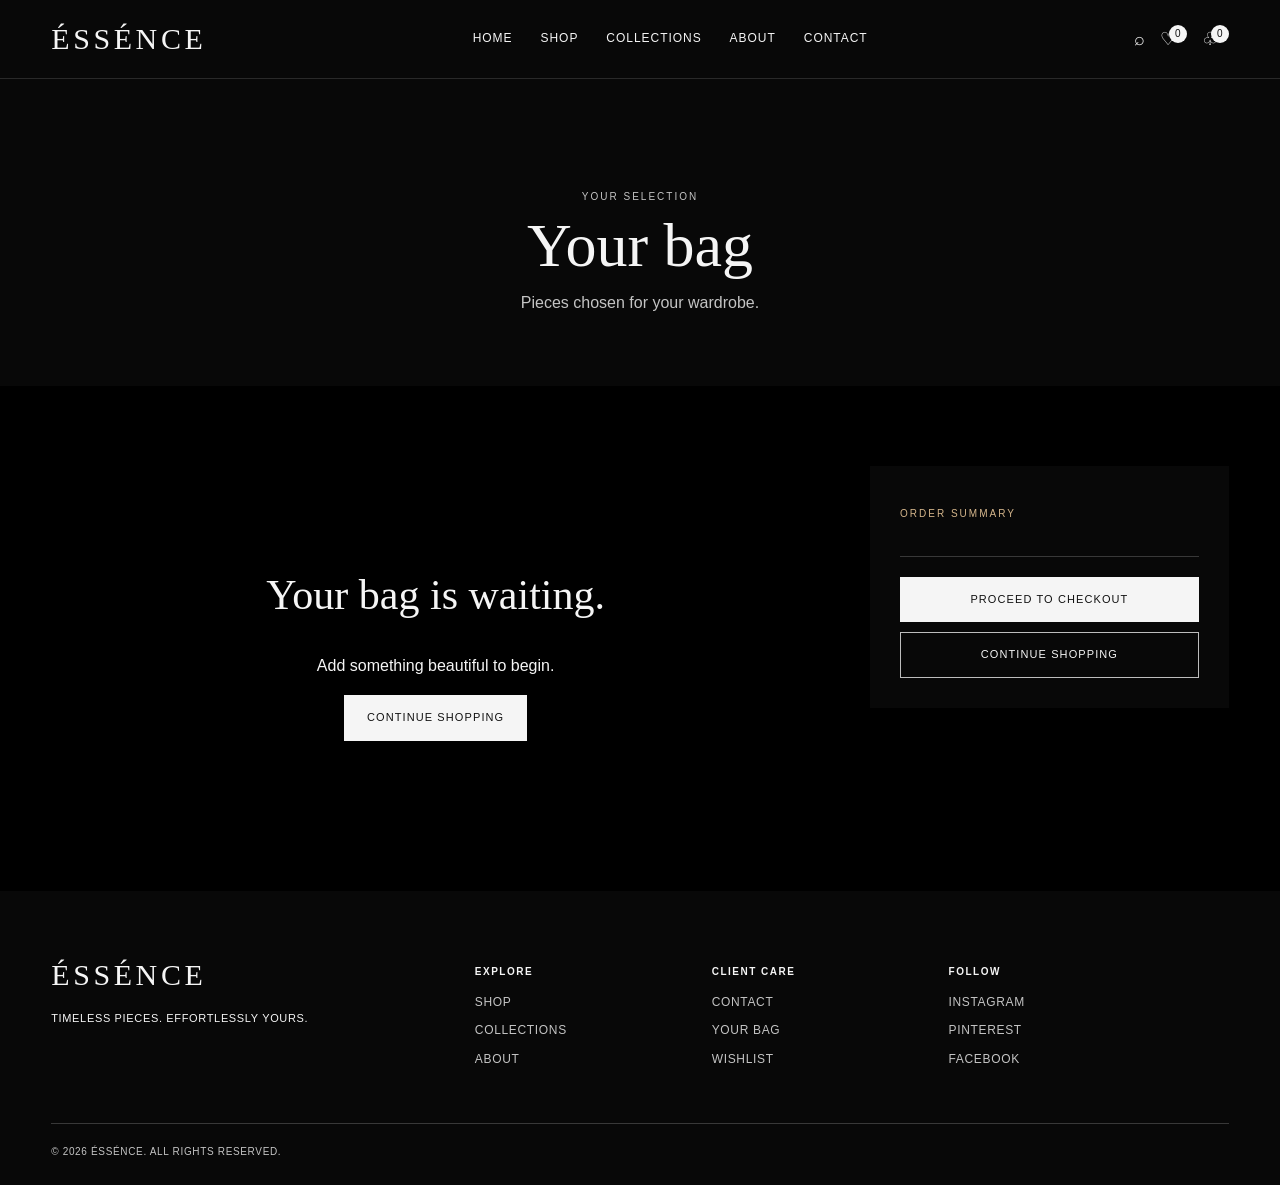
<file: cart.html>
<!doctype html>
<html lang="en">
  <head>
    <meta charset="UTF-8" />
    <meta name="viewport" content="width=device-width,initial-scale=1" />
    <title>Your Bag — ÉSSÉNCE</title>
    <link rel="stylesheet" href="style.css" />
  </head>
  <body>
    <header class="site-header">
      <nav class="nav container">
        <a class="logo" href="index.html">ÉSSÉNCE</a>
        <div class="nav-links">
          <a href="index.html">Home</a><a href="shop.html">Shop</a
          ><a href="collections.html">Collections</a
          ><a href="about.html">About</a><a href="contact.html">Contact</a>
        </div>
        <div class="nav-tools">
          <a class="nav-icon" href="shop.html">⌕</a
          ><a class="nav-icon" href="wishlist.html"
            >♡<sup class="count" data-wish-count>0</sup></a
          ><a class="nav-icon" href="cart.html"
            >♧<sup class="count" data-cart-count>0</sup></a
          ><button class="menu-toggle">☰</button>
        </div>
      </nav>
    </header>
    <main>
      <section class="page-head">
        <p class="eyebrow">Your selection</p>
        <h1>Your bag</h1>
        <p>Pieces chosen for your wardrobe.</p>
      </section>
      <section class="container cart-layout">
        <div id="cart-items"></div>
        <aside class="summary">
          <p class="eyebrow">Order summary</p>
          <div id="summary"></div>
          <button
            class="btn btn-dark"
            style="width: 100%; margin-top: 20px"
            onclick="toast('Checkout is available in the full store version.')"
          >
            Proceed to checkout</button
          ><a
            class="btn btn-outline"
            style="width: 100%; margin-top: 10px; text-align: center"
            href="shop.html"
            >Continue shopping</a
          >
        </aside>
      </section>
    </main>
    <footer class="footer">
      <div class="container footer-grid">
        <div>
          <div class="logo">ÉSSÉNCE</div>
          <p>TIMELESS PIECES. EFFORTLESSLY YOURS.</p>
        </div>
        <div>
          <h4>EXPLORE</h4>
          <a href="shop.html">SHOP</a><a href="collections.html">COLLECTIONS</a
          ><a href="about.html">ABOUT</a>
        </div>
        <div>
          <h4>CLIENT CARE</h4>
          <a href="contact.html">CONTACT</a><a href="cart.html">YOUR BAG</a
          ><a href="wishlist.html">WISHLIST</a>
        </div>
        <div>
          <h4>FOLLOW</h4>
          <a href="#">INSTAGRAM</a><a href="#">PINTEREST</a
          ><a href="#">FACEBOOK</a>
        </div>
      </div>
      <div class="container copyright">© 2026 ÉSSÉNCE. ALL RIGHTS RESERVED.</div>
    </footer>
    <div class="toast"></div>
    <script src="product.js"></script>
    <script src="script.js"></script>
  </body>
</html>
</file>
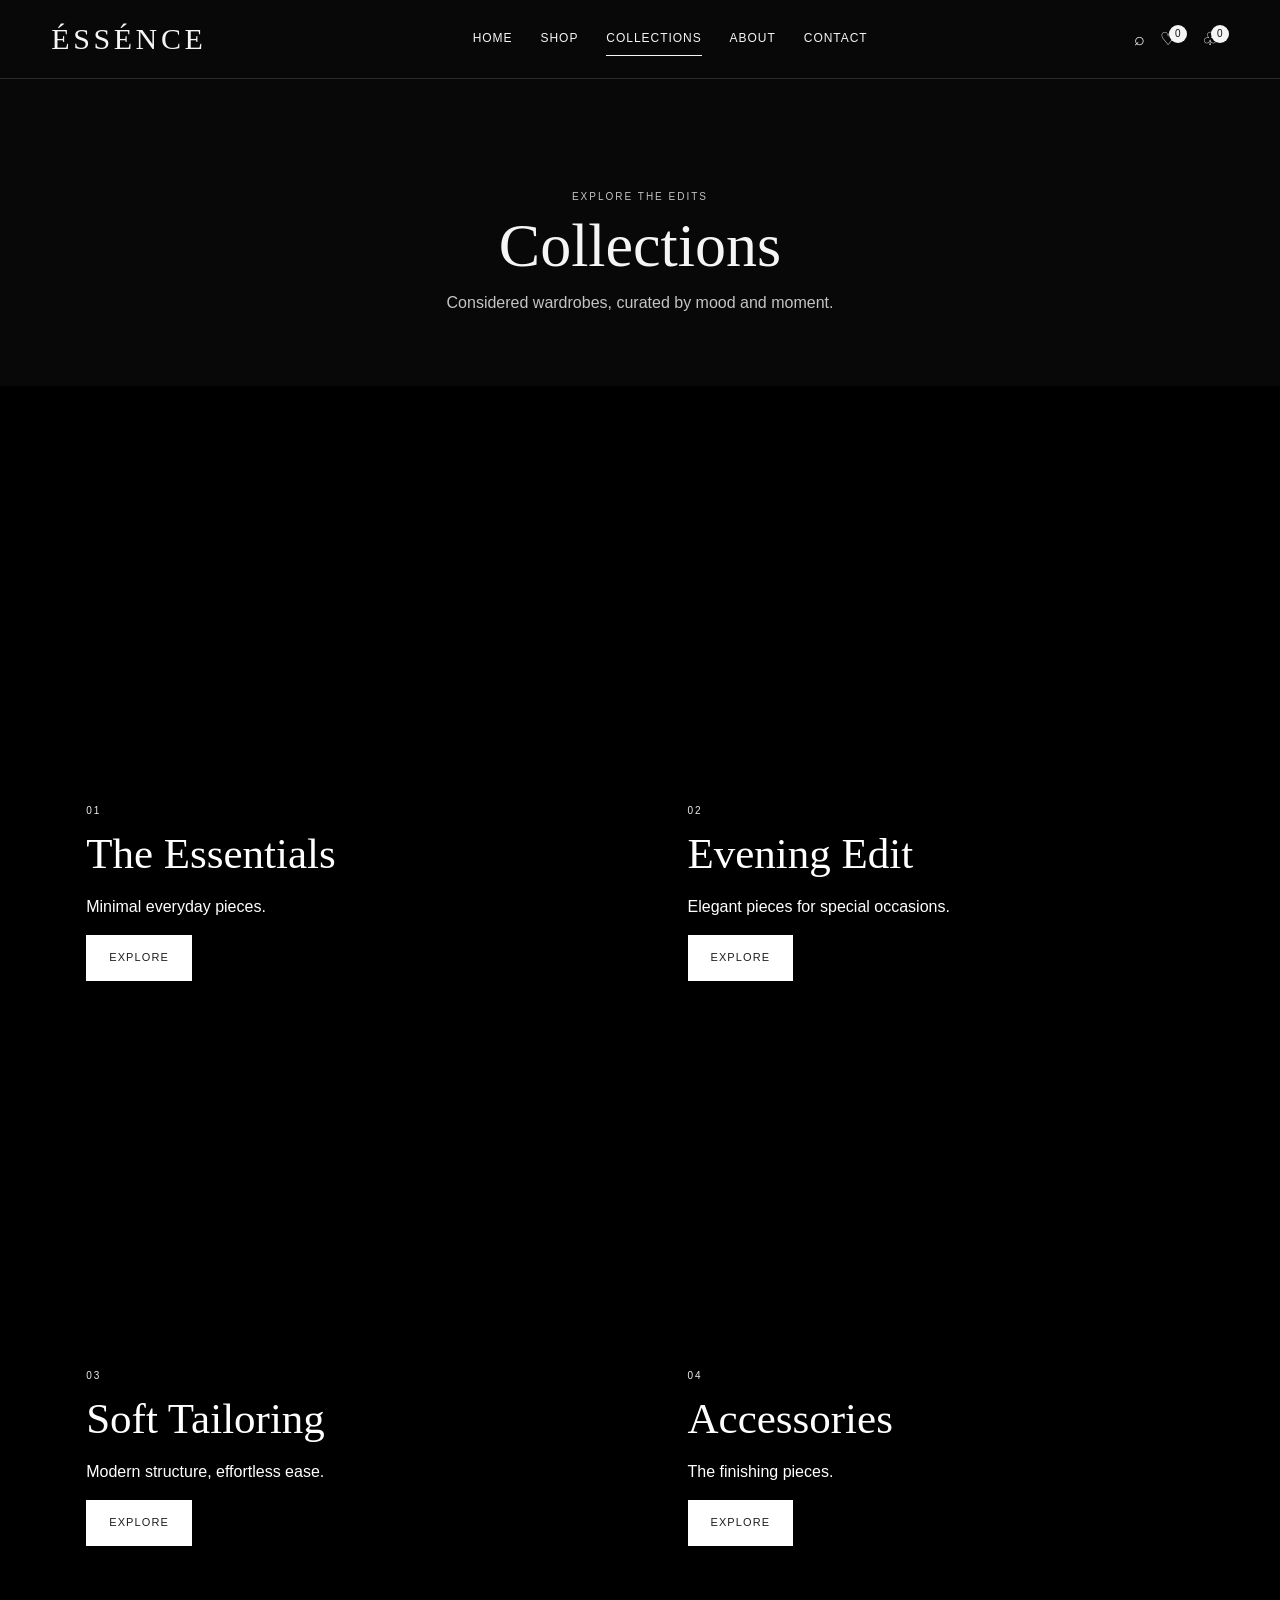
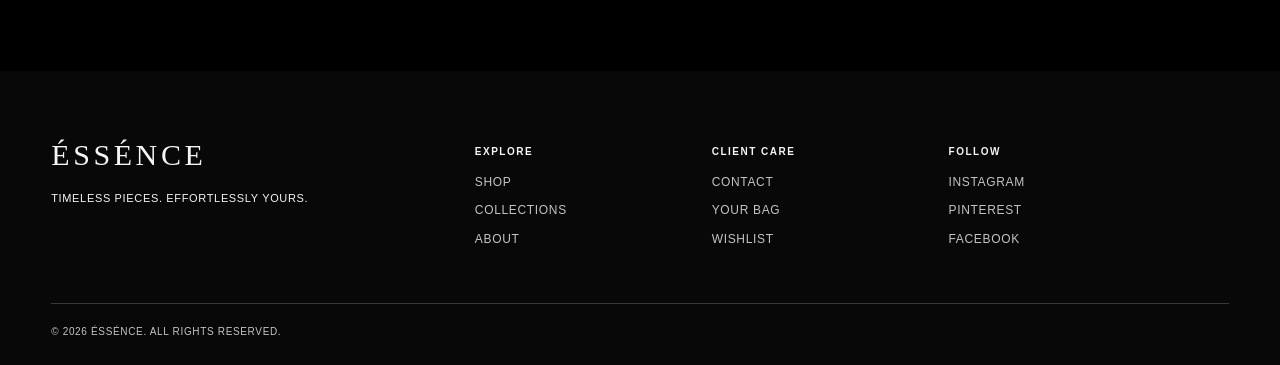
<file: collections.html>
<!doctype html>
<html lang="en">
  <head>
    <meta charset="UTF-8" />
    <meta name="viewport" content="width=device-width,initial-scale=1" />
    <title>Collections — ÉSSÉNCE</title>
    <link rel="stylesheet" href="style.css" />
  </head>
  <body>
    <header class="site-header">
      <nav class="nav container">
        <a class="logo" href="index.html">ÉSSÉNCE</a>
        <div class="nav-links">
          <a href="index.html">Home</a><a href="shop.html">Shop</a
          ><a href="collections.html">Collections</a
          ><a href="about.html">About</a><a href="contact.html">Contact</a>
        </div>
        <div class="nav-tools">
          <a class="nav-icon" href="shop.html">⌕</a
          ><a class="nav-icon" href="wishlist.html"
            >♡<sup class="count" data-wish-count>0</sup></a
          ><a class="nav-icon" href="cart.html"
            >♧<sup class="count" data-cart-count>0</sup></a
          ><button class="menu-toggle">☰</button>
        </div>
      </nav>
    </header>
    <main>
      <section class="page-head">
        <p class="eyebrow">Explore the edits</p>
        <h1>Collections</h1>
        <p>Considered wardrobes, curated by mood and moment.</p>
      </section>
      <section class="section container">
        <div class="collections-grid">
          <article
            class="collection-card"
            style="
              background-image: url(&quot;https://images.unsplash.com/photo-1485230895905-ec40ba36b9bc?auto=format&fit=crop&w=1100&q=85&quot;);
            "
          >
            <div>
              <p class="eyebrow" style="color: #eee">01</p>
              <h2>The Essentials</h2>
              <p>Minimal everyday pieces.</p>
              <a class="btn btn-light" href="shop.html">Explore</a>
            </div>
          </article>
          <article
            class="collection-card"
            style="
              background-image: url(&quot;https://images.unsplash.com/photo-1496747611176-843222e1e57c?auto=format&fit=crop&w=1100&q=85&quot;);
            "
          >
            <div>
              <p class="eyebrow" style="color: #eee">02</p>
              <h2>Evening Edit</h2>
              <p>Elegant pieces for special occasions.</p>
              <a class="btn btn-light" href="shop.html">Explore</a>
            </div>
          </article>
          <article
            class="collection-card"
            style="
              background-image: url(&quot;https://images.unsplash.com/photo-1594938298603-c8148c4dae35?auto=format&fit=crop&w=1100&q=85&quot;);
            "
          >
            <div>
              <p class="eyebrow" style="color: #eee">03</p>
              <h2>Soft Tailoring</h2>
              <p>Modern structure, effortless ease.</p>
              <a class="btn btn-light" href="shop.html">Explore</a>
            </div>
          </article>
          <article
            class="collection-card"
            style="
              background-image: url(&quot;https://images.unsplash.com/photo-1548036328-c9fa89d128fa?auto=format&fit=crop&w=1100&q=85&quot;);
            "
          >
            <div>
              <p class="eyebrow" style="color: #eee">04</p>
              <h2>Accessories</h2>
              <p>The finishing pieces.</p>
              <a class="btn btn-light" href="shop.html">Explore</a>
            </div>
          </article>
        </div>
      </section>
    </main>
    <footer class="footer">
      <div class="container footer-grid">
        <div>
          <div class="logo">ÉSSÉNCE</div>
          <p>TIMELESS PIECES. EFFORTLESSLY YOURS.</p>
        </div>
        <div>
          <h4>EXPLORE</h4>
          <a href="shop.html">SHOP</a><a href="collections.html">COLLECTIONS</a
          ><a href="about.html">ABOUT</a>
        </div>
        <div>
          <h4>CLIENT CARE</h4>
          <a href="contact.html">CONTACT</a><a href="cart.html">YOUR BAG</a
          ><a href="wishlist.html">WISHLIST</a>
        </div>
        <div>
          <h4>FOLLOW</h4>
          <a href="#">INSTAGRAM</a><a href="#">PINTEREST</a
          ><a href="#">FACEBOOK</a>
        </div>
      </div>
      <div class="container copyright">© 2026 ÉSSÉNCE. ALL RIGHTS RESERVED.</div>
    </footer>
    <div class="toast"></div>
    <script src="product.js"></script>
    <script src="script.js"></script>
  </body>
</html>
</file>
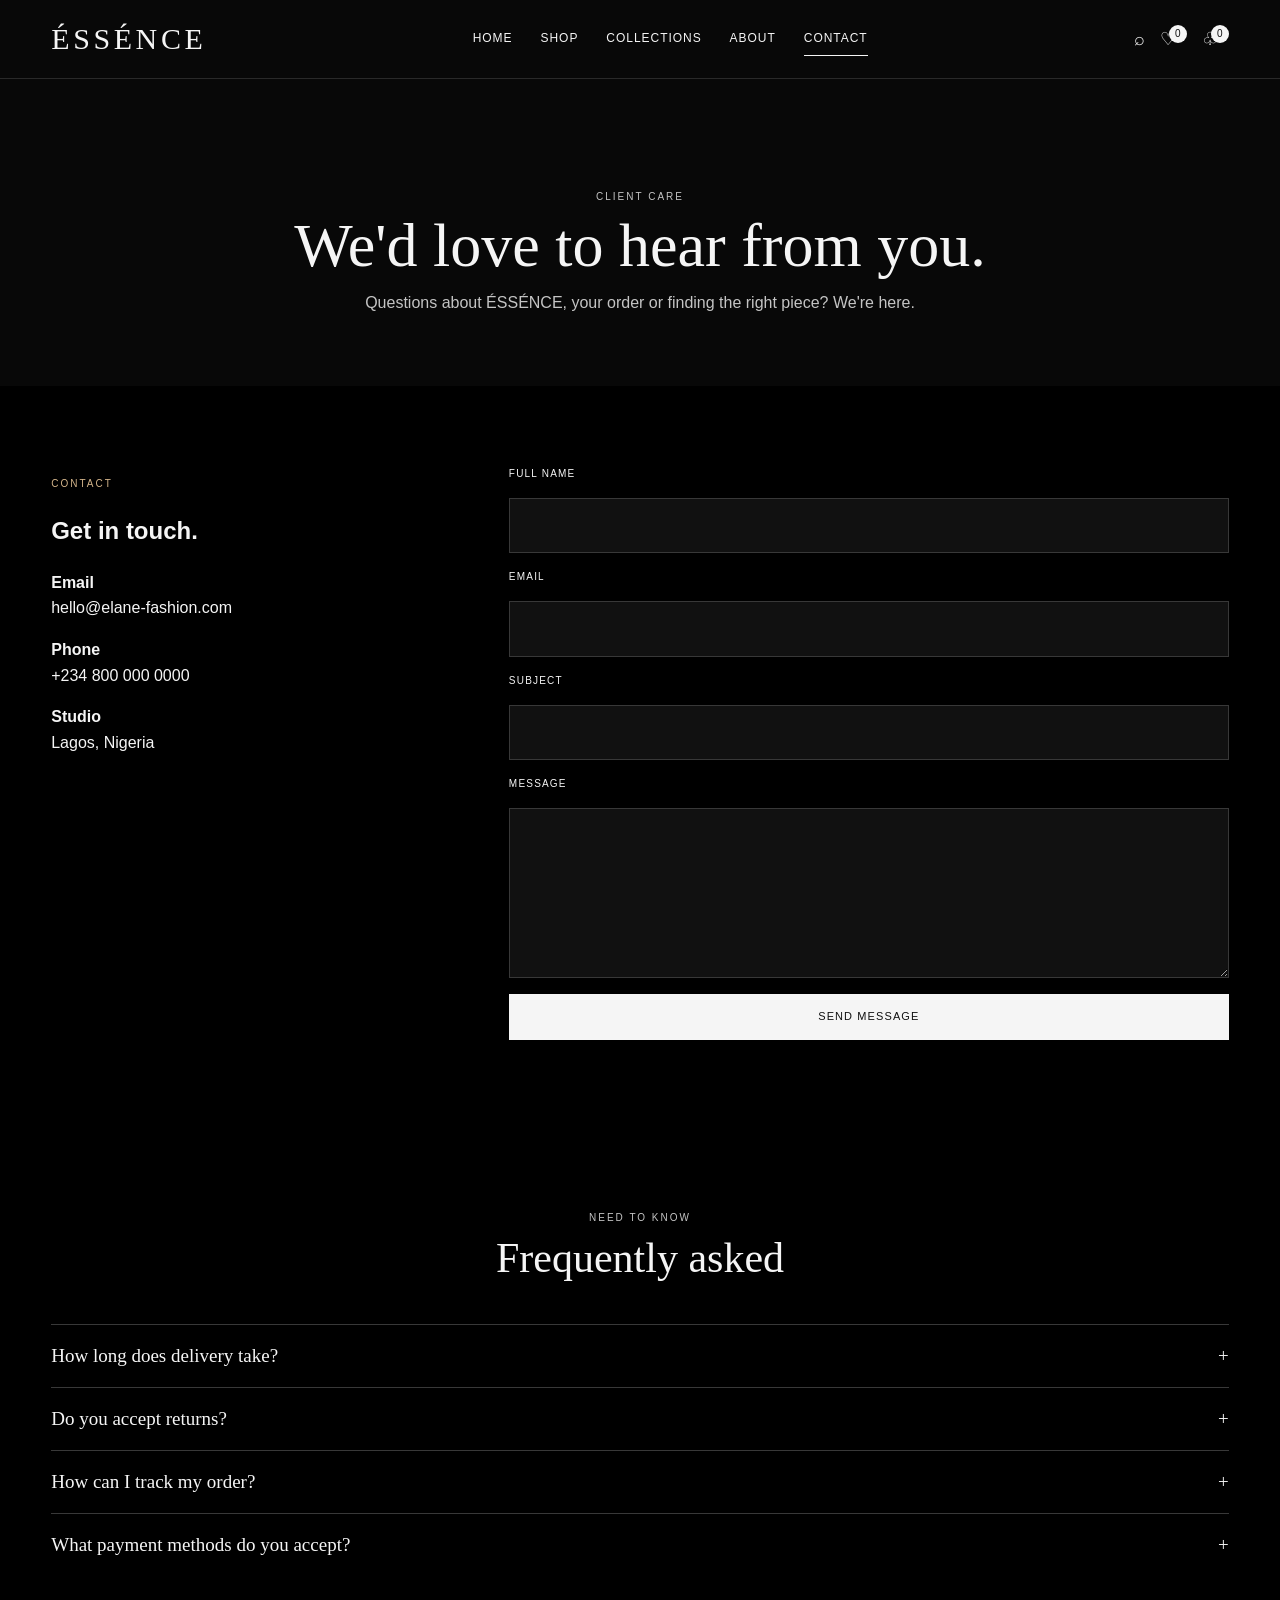
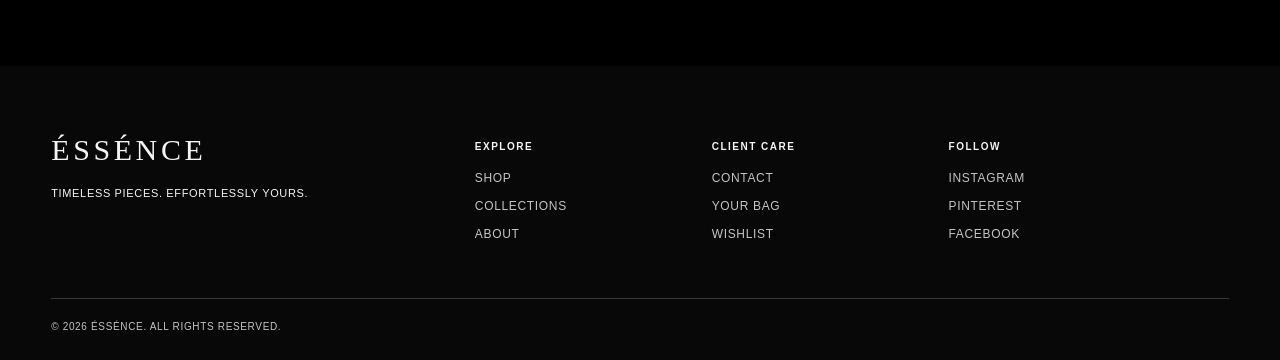
<file: contact.html>
<!doctype html>
<html lang="en">
  <head>
    <meta charset="UTF-8" />
    <meta name="viewport" content="width=device-width,initial-scale=1" />
    <title>Contact — ÉSSÉNCE</title>
    <link rel="stylesheet" href="style.css" />
  </head>
  <body>
    <header class="site-header">
      <nav class="nav container">
        <a class="logo" href="index.html">ÉSSÉNCE</a>
        <div class="nav-links">
          <a href="index.html">Home</a><a href="shop.html">Shop</a
          ><a href="collections.html">Collections</a
          ><a href="about.html">About</a><a href="contact.html">Contact</a>
        </div>
        <div class="nav-tools">
          <a class="nav-icon" href="shop.html">⌕</a
          ><a class="nav-icon" href="wishlist.html"
            >♡<sup class="count" data-wish-count>0</sup></a
          ><a class="nav-icon" href="cart.html"
            >♧<sup class="count" data-cart-count>0</sup></a
          ><button class="menu-toggle">☰</button>
        </div>
      </nav>
    </header>
    <main>
      <section class="page-head">
        <p class="eyebrow">Client care</p>
        <h1>We'd love to hear from you.</h1>
        <p>
          Questions about ÉSSÉNCE, your order or finding the right piece? We're
          here.
        </p>
      </section>
      <section class="container contact-grid">
        <div>
          <p class="eyebrow">Contact</p>
          <h2>Get in touch.</h2>
          <p><b>Email</b><br />hello@elane-fashion.com</p>
          <p><b>Phone</b><br />+234 800 000 0000</p>
          <p><b>Studio</b><br />Lagos, Nigeria</p>
        </div>
        <div>
          <form class="contact-form" data-demo>
            <label for="name">Full Name</label
            ><input id="name" required /><label for="email">Email</label
            ><input id="email" type="email" required /><label for="subject"
              >Subject</label
            ><input id="subject" required /><label for="message">Message</label
            ><textarea id="message" required></textarea>
            <div class="form-success">
              Thank you. Your message has been received.
            </div>
            <button class="btn btn-dark" type="submit">Send message</button>
          </form>
        </div>
      </section>
      <section class="section container faq">
        <div class="section-head">
          <p class="eyebrow">Need to know</p>
          <h2>Frequently asked</h2>
        </div>
        <div class="faq-item">
          <button class="faq-question">
            How long does delivery take? <span>+</span>
          </button>
          <div class="faq-answer">
            Orders generally ship within 2–4 business days. Delivery timing
            depends on destination.
          </div>
        </div>
        <div class="faq-item">
          <button class="faq-question">
            Do you accept returns? <span>+</span>
          </button>
          <div class="faq-answer">
            Yes. Eligible unworn pieces may be returned within the stated return
            window.
          </div>
        </div>
        <div class="faq-item">
          <button class="faq-question">
            How can I track my order? <span>+</span>
          </button>
          <div class="faq-answer">
            A tracking confirmation can be provided once your order has shipped.
          </div>
        </div>
        <div class="faq-item">
          <button class="faq-question">
            What payment methods do you accept? <span>+</span>
          </button>
          <div class="faq-answer">
            This demo storefront is frontend-only and does not process live
            payments.
          </div>
        </div>
      </section>
    </main>
    <footer class="footer">
      <div class="container footer-grid">
        <div>
          <div class="logo">ÉSSÉNCE</div>
          <p>TIMELESS PIECES. EFFORTLESSLY YOURS.</p>
        </div>
        <div>
          <h4>EXPLORE</h4>
          <a href="shop.html">SHOP</a><a href="collections.html">COLLECTIONS</a
          ><a href="about.html">ABOUT</a>
        </div>
        <div>
          <h4>CLIENT CARE</h4>
          <a href="contact.html">CONTACT</a><a href="cart.html">YOUR BAG</a
          ><a href="wishlist.html">WISHLIST</a>
        </div>
        <div>
          <h4>FOLLOW</h4>
          <a href="#">INSTAGRAM</a><a href="#">PINTEREST</a
          ><a href="#">FACEBOOK</a>
        </div>
      </div>
      <div class="container copyright">© 2026 ÉSSÉNCE. ALL RIGHTS RESERVED.</div>
    </footer>
    <div class="toast"></div>
    <script src="product.js"></script>
    <script src="script.js"></script>
  </body>
</html>
</file>
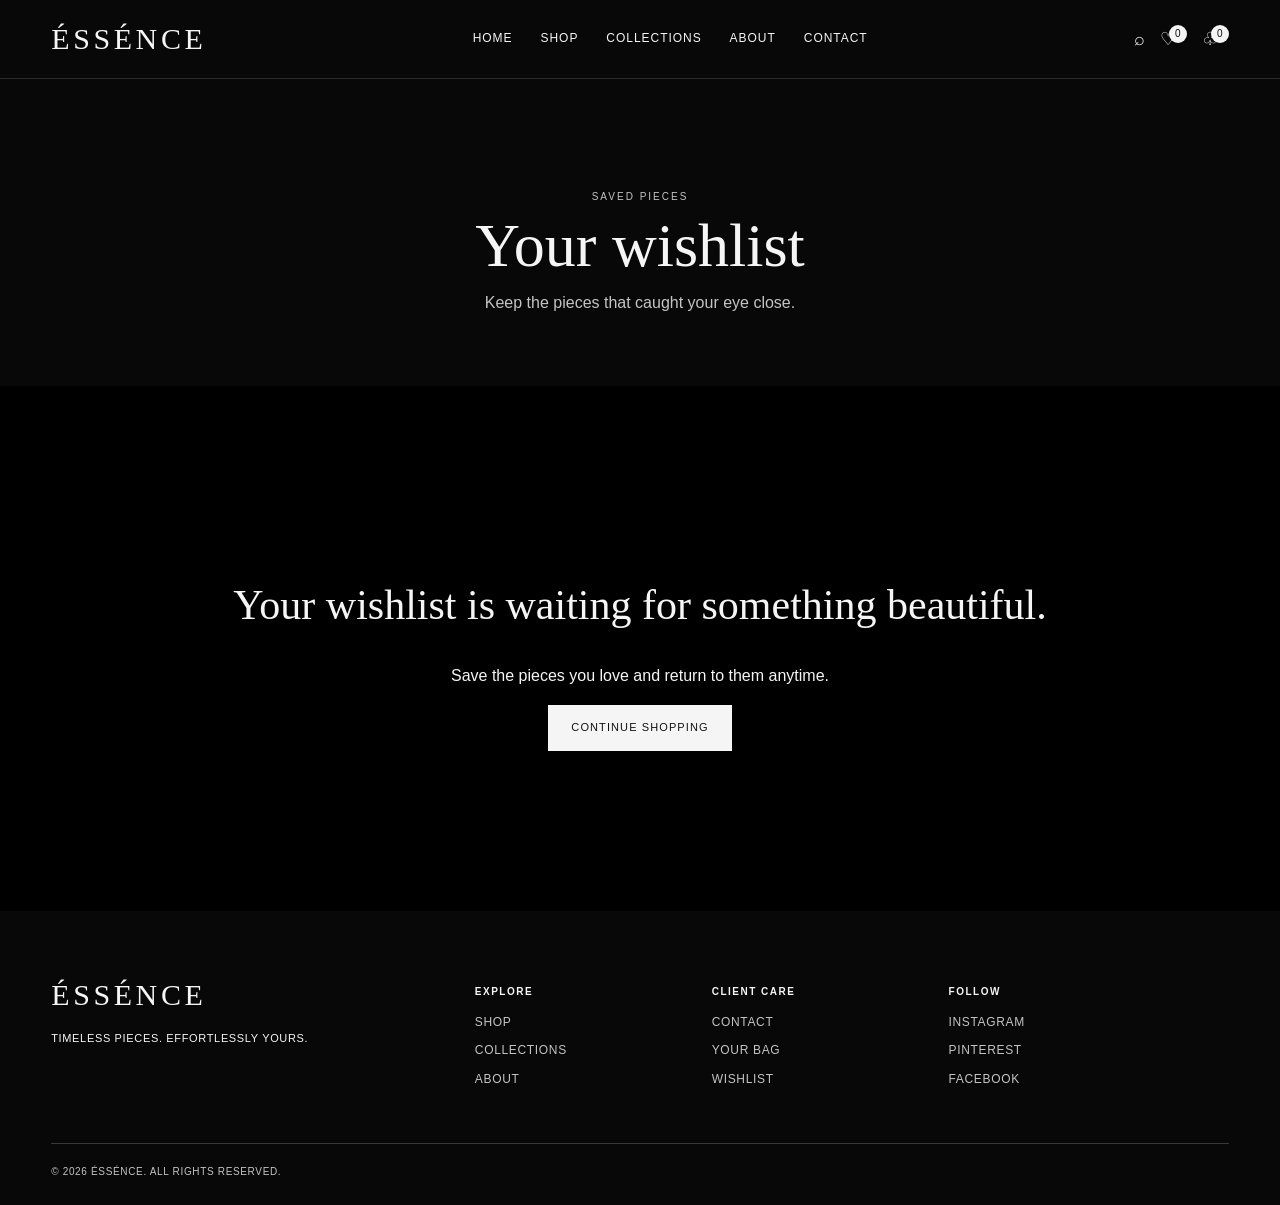
<file: wishlist.html>
<!doctype html>
<html lang="en">
  <head>
    <meta charset="UTF-8" />
    <meta name="viewport" content="width=device-width,initial-scale=1" />
    <title>Wishlist — ÉSSÉNCE</title>
    <link rel="stylesheet" href="style.css" />
  </head>
  <body>
    <header class="site-header">
      <nav class="nav container">
        <a class="logo" href="index.html">ÉSSÉNCE</a>
        <div class="nav-links">
          <a href="index.html">Home</a><a href="shop.html">Shop</a
          ><a href="collections.html">Collections</a
          ><a href="about.html">About</a><a href="contact.html">Contact</a>
        </div>
        <div class="nav-tools">
          <a class="nav-icon" href="shop.html">⌕</a
          ><a class="nav-icon" href="wishlist.html"
            >♡<sup class="count" data-wish-count>0</sup></a
          ><a class="nav-icon" href="cart.html"
            >♧<sup class="count" data-cart-count>0</sup></a
          ><button class="menu-toggle">☰</button>
        </div>
      </nav>
    </header>
    <main>
      <section class="page-head">
        <p class="eyebrow">Saved pieces</p>
        <h1>Your wishlist</h1>
        <p>Keep the pieces that caught your eye close.</p>
      </section>
      <section class="section container">
        <div id="wishlist-grid" class="product-grid"></div>
      </section>
    </main>
    <footer class="footer">
      <div class="container footer-grid">
        <div>
          <div class="logo">ÉSSÉNCE</div>
          <p>TIMELESS PIECES. EFFORTLESSLY YOURS.</p>
        </div>
        <div>
          <h4>EXPLORE</h4>
          <a href="shop.html">SHOP</a><a href="collections.html">COLLECTIONS</a
          ><a href="about.html">ABOUT</a>
        </div>
        <div>
          <h4>CLIENT CARE</h4>
          <a href="contact.html">CONTACT</a><a href="cart.html">YOUR BAG</a
          ><a href="wishlist.html">WISHLIST</a>
        </div>
        <div>
          <h4>FOLLOW</h4>
          <a href="#">INSTAGRAM</a><a href="#">PINTEREST</a
          ><a href="#">FACEBOOK</a>
        </div>
      </div>
      <div class="container copyright">© 2026 ÉSSÉNCE. ALL RIGHTS RESERVED.</div>
    </footer>
    <div class="toast"></div>
    <script src="product.js"></script>
    <script src="script.js"></script>
  </body>
</html>
</file>
<file: style.css>
:root {
  --ivory: #f8f5ef;
  --cream: #eee7dc;
  --beige: #d8cbbb;
  --ink: #26231f;
  --brown: #6f5548;
  --gold: #a68b61;
  --white: #fff;
  --line: #ddd5ca;
  --serif: Georgia, "Times New Roman", serif;
  --sans: Inter, Arial, sans-serif;
}
* {
  box-sizing: border-box;
}
html {
  scroll-behavior: smooth;
}
body {
  margin: 0;
  /* background: var(--ivory);
  color: var(--ink);
  font-family: var(--sans);
  line-height: 1.6; */
  background: rgb(201, 194, 194);
}
a {
  color: inherit;
  text-decoration: none;
}
button,
input,
select,
textarea {
  font: inherit;
}
button {
  cursor: pointer;
}
.container {
  width: min(1180px, 92%);
  margin: auto;
}
.topbar {
  /* background: var(--ink); */
  /* color: #fff; */
  background: rgb(155, 147, 147);
  text-align: center;
  /* padding: 9px; */
  font-size: 11px;
  letter-spacing: 0.16em;
  text-transform: uppercase;
}
.site-header {
  position: sticky;
  top: 0;
  z-index: 50;
  background: rgba(248, 245, 239, 0.95);
  backdrop-filter: blur(14px);
  border-bottom: 1px solid rgba(38, 35, 31, 0.08);
}
.nav {
  height: 78px;
  display: flex;
  align-items: center;
  justify-content: space-between;
  gap: 28px;
}
.logo {
  font-family: var(--serif);
  font-size: 30px;
  letter-spacing: 0.12em;
}
.nav-links {
  display: flex;
  gap: 28px;
  align-items: center;
  font-size: 12px;
  letter-spacing: 0.08em;
  text-transform: uppercase;
}
.nav-links a {
  position: relative;
}
.nav-links a:after {
  content: "";
  position: absolute;
  left: 0;
  bottom: -7px;
  width: 0;
  height: 1px;
  background: var(--ink);
  transition: 0.3s;
}
.nav-links a:hover:after {
  width: 100%;
}
.nav-tools {
  display: flex;
  gap: 15px;
  align-items: center;
}
.nav-icon {
  background: none;
  border: 0;
  font-size: 18px;
}
.count {
  font-size: 10px;
  background: var(--ink);
  color: white;
  border-radius: 50%;
  min-width: 18px;
  height: 18px;
  display: inline-grid;
  place-items: center;
  vertical-align: top;
  margin-left: -7px;
}
.menu-toggle {
  display: none;
  background: none;
  border: 0;
  font-size: 23px;
}
.hero {
  min-height: clamp(560px, 76vh, 760px);
  display: grid;
  place-items: center;
  position: relative;
  background:
    linear-gradient(90deg, rgba(20, 17, 14, 0.5), rgba(20, 17, 14, 0.05)),
    url("https://images.unsplash.com/photo-1483985988355-763728e1935b?auto=format&fit=crop&w=1800&q=90")
      center/cover;
}
.hero-content {
  width: min(1180px, 92%);
  color: white;
  padding: clamp(72px, 11vh, 120px) 0;
}
.hero h1 {
  font-family: var(--serif);
  font-weight: 400;
  font-size: clamp(54px, 8vw, 105px);
  line-height: 0.92;
  margin: 10px 0 25px;
  max-width: 750px;
}
.hero p {
  max-width: 460px;
  font-size: 16px;
}
.eyebrow {
  font-size: 10px;
  letter-spacing: 0.2em;
  text-transform: uppercase;
  color: var(--brown);
}
.hero .eyebrow {
  color: #eee;
}
.btn {
  border: 1px solid transparent;
  padding: 13px 22px;
  display: inline-block;
  letter-spacing: 0.1em;
  text-transform: uppercase;
  font-size: 11px;
  transition: 0.3s;
}
.btn-dark {
  background: var(--ink);
  color: white;
}
.btn-dark:hover {
  background: var(--brown);
  transform: translateY(-2px);
}
.btn-light {
  background: white;
  color: var(--ink);
}
.btn-outline {
  background: transparent;
  border-color: var(--ink);
}
.btn-outline:hover {
  background: var(--ink);
  color: white;
}
.small {
  padding: 10px 14px;
  font-size: 10px;
}
.hero-actions {
  display: flex;
  gap: 12px;
  margin-top: 30px;
}
.hero-actions .hero-explore {
  border-color: #e6e6e6;
  color: #fff;
}
.hero-actions .hero-explore:hover {
  background: #e6e6e6;
  border-color: #e6e6e6;
  color: #111;
}
.section {
  padding: 90px 0;
}
.section-head {
  text-align: center;
  margin-bottom: 42px;
}
.section-head h2,
.page-head h1 {
  font-family: var(--serif);
  font-size: clamp(38px, 5vw, 62px);
  font-weight: 400;
  line-height: 1.05;
  margin: 8px 0 12px;
}
.section-head p,
.page-head p {
  max-width: 600px;
  margin: auto;
  color: #464340;
}
.product-grid {
  display: grid;
  grid-template-columns: repeat(4, 1fr);
  gap: 26px;
}
.featured-edit-grid {
  display: grid;
  grid-template-columns: repeat(4, minmax(0, 1fr));
  gap: 26px;
}
.featured-edit {
  display: block;
  color: inherit;
}
.featured-edit-image {
  aspect-ratio: 3/4;
  overflow: hidden;
  background: var(--cream);
}
.featured-edit-image img {
  display: block;
  width: 100%;
  height: 100%;
  object-fit: cover;
  transition: transform 0.6s;
}
.featured-edit:hover .featured-edit-image img {
  transform: scale(1.045);
}
.featured-edit-copy {
  padding: 14px 2px;
}
.featured-edit-copy .eyebrow {
  margin: 0;
}
.featured-edit-copy h3 {
  margin: 4px 0 7px;
  font: 400 22px/1.15 var(--serif);
}
.featured-edit-copy > p:not(.eyebrow) {
  margin: 0 0 14px;
  color: #464340;
  font-size: 13px;
  line-height: 1.6;
}
.featured-edit-copy .text-link {
  font-size: 10px;
}
.wardrobe-edit {
  padding: 90px 0;
  background: #111;
  color: #f5f5f5;
}
.wardrobe-edit-inner {
  display: grid;
  grid-template-columns: 1fr 1fr;
  align-items: center;
  gap: 72px;
}
.wardrobe-edit-intro {
  max-width: 470px;
}
.wardrobe-edit-intro h2 {
  font: 400 clamp(38px, 5vw, 58px) / 1.05 var(--serif);
  margin: 10px 0 16px;
}
.wardrobe-edit-intro > p:last-child {
  color: #c4c4c4;
  max-width: 420px;
}
.wardrobe-edit-links a {
  display: grid;
  grid-template-columns: 38px 1fr auto;
  align-items: center;
  gap: 18px;
  padding: 22px 0;
  border-top: 1px solid #383838;
  font: 400 20px var(--serif);
}
.wardrobe-edit-links a:last-child {
  border-bottom: 1px solid #383838;
}
.wardrobe-edit-links a > span:first-child {
  color: #d4b58b;
  font: 10px var(--sans);
  letter-spacing: 0.12em;
}
.wardrobe-edit-links .text-link {
  font: 10px var(--sans);
}
.product-image {
  position: relative;
  overflow: hidden;
  aspect-ratio: 3/4;
  background: var(--cream);
}
.product-image img {
  width: 100%;
  height: 100%;
  object-fit: cover;
  display: block;
  transition: transform 0.6s;
}
.product-card:hover .product-image img {
  transform: scale(1.045);
}
.heart {
  position: absolute;
  right: 13px;
  top: 13px;
  border: 0;
  background: rgba(248, 245, 239, 0.9);
  width: 38px;
  height: 38px;
  border-radius: 50%;
  font-size: 20px;
}
.heart.active {
  color: #7c4d4d;
}
.product-badge {
  position: absolute;
  left: 12px;
  bottom: 12px;
  background: rgba(248, 245, 239, 0.9);
  padding: 5px 8px;
  font-size: 9px;
  letter-spacing: 0.12em;
  text-transform: uppercase;
}
.product-meta {
  padding: 14px 2px;
}
.product-meta .eyebrow {
  margin: 0;
}
.product-meta h3 {
  font-family: var(--serif);
  font-weight: 400;
  font-size: 20px;
  margin: 2px 0 4px;
}
.product-meta strong {
  font-size: 13px;
}
.card-actions {
  display: flex;
  justify-content: space-between;
  align-items: center;
  margin-top: 13px;
}
.text-link {
  font-size: 10px;
  text-transform: uppercase;
  letter-spacing: 0.1em;
  border-bottom: 1px solid;
}
.editorial {
  display: grid;
  grid-template-columns: 1fr 1fr;
  min-height: 580px;
}
.editorial-img {
  background-image: url("https://encrypted-tbn1.gstatic.com/shopping?q=tbn:ANd9GcQYMV_K6Gy9jMOVd_qx9kKxYn9V4N10zzCaS0pf58tdnQvKtH1gzDsF1zRmjXAnv4T43j5VzXQdUvWBSzmCLC6wgCl3r79FeeVljOeI_TAwCepkSMVXgIN4&usqp=CAc");
  background-position: center;
  background-size: cover;
  background-repeat: no-repeat;
}
.editorial-copy {
  display: grid;
  place-items: center;
  padding: 70px;
  background: var(--cream);
}
.editorial-copy > div {
  max-width: 440px;
}
.editorial-copy h2 {
  font: 400 clamp(42px, 5vw, 68px)/1 var(--serif);
}
.philosophy {
  text-align: center;
  max-width: 760px;
  margin: auto;
}
.philosophy h2 {
  font: 400 48px var(--serif);
}
.newsletter {
  background: var(--ink);
  color: white;
  padding: 70px 0;
}
.newsletter-inner {
  display: flex;
  align-items: center;
  justify-content: space-between;
  gap: 40px;
}
.newsletter h2 {
  font: 400 40px var(--serif);
  margin: 0;
}
.newsletter-form {
  display: flex;
  max-width: 500px;
  width: 100%;
  border-bottom: 1px solid #888;
}
.newsletter-form input {
  flex: 1;
  background: transparent;
  border: 0;
  color: white;
  padding: 15px 5px;
  outline: 0;
}
.newsletter-form button {
  background: none;
  color: white;
  border: 0;
  text-transform: uppercase;
  font-size: 10px;
  letter-spacing: 0.1em;
}
.footer {
  padding: 60px 0 25px;
  background: #e9e2d8;
  font-size: 11px;
  text-transform: uppercase;
  letter-spacing: 0.06em;
}
.footer-grid {
  display: grid;
  grid-template-columns: 2fr 1fr 1fr 1.5fr;
  gap: 50px;
}
.footer h3 {
  font: 400 24px var(--serif);
}
.footer h4 {
  font-size: 10px;
  letter-spacing: 0.15em;
  text-transform: uppercase;
}
.footer a {
  display: block;
  font-size: 12px;
  margin: 9px 0;
  color: #5f5851;
}
.copyright {
  border-top: 1px solid #ccc2b6;
  margin-top: 45px;
  padding-top: 20px;
  font-size: 10px;
  color: #756e66;
}
.page-head {
  text-align: center;
  padding: 110px 0 70px;
  background: var(--cream);
}
.shop-controls {
  display: flex;
  justify-content: space-between;
  align-items: center;
  gap: 20px;
  margin-bottom: 32px;
  flex-wrap: wrap;
}
.categories {
  display: flex;
  gap: 8px;
  flex-wrap: wrap;
}
.categories button {
  background: none;
  border: 0;
  border-bottom: 1px solid transparent;
  padding: 8px 2px;
  margin-right: 14px;
  font-size: 11px;
  text-transform: uppercase;
  letter-spacing: 0.08em;
}
.categories button.active {
  border-color: var(--ink);
}
.search-sort {
  display: flex;
  gap: 10px;
}
.search-sort input,
.search-sort select,
.field {
  border: 1px solid var(--line);
  background: white;
  padding: 12px 14px;
  outline: none;
}
.product-detail {
  display: grid;
  grid-template-columns: 1.05fr 0.8fr;
  gap: 80px;
  padding: 90px 0;
}
.product-gallery img {
  width: 100%;
  aspect-ratio: 4/5;
  object-fit: cover;
}
.product-copy h1 {
  font: 400 clamp(42px, 5vw, 68px)/1 var(--serif);
  margin: 5px 0;
}
.detail-price {
  font-size: 18px;
  margin: 18px 0 28px;
}
.detail-line {
  display: flex;
  justify-content: space-between;
  border-top: 1px solid var(--line);
  padding: 13px 0;
  font-size: 12px;
}
.field-label {
  display: block;
  text-transform: uppercase;
  font-size: 10px;
  letter-spacing: 0.12em;
  margin: 25px 0 10px;
}
.sizes {
  display: flex;
  gap: 7px;
}
.size {
  background: white;
  border: 1px solid var(--line);
  padding: 10px 15px;
}
.size.selected {
  background: var(--ink);
  color: white;
}
.quantity {
  display: flex;
  align-items: center;
  gap: 18px;
  margin: 25px 0;
}
.quantity button {
  width: 35px;
  height: 35px;
  background: white;
  border: 1px solid var(--line);
}
.detail-actions {
  display: flex;
  gap: 10px;
}
.cart-layout {
  display: grid;
  grid-template-columns: 1.5fr 0.7fr;
  gap: 50px;
  padding: 80px 0;
}
.cart-row {
  display: grid;
  grid-template-columns: 90px 1fr auto auto auto;
  align-items: center;
  gap: 20px;
  border-bottom: 1px solid var(--line);
  padding: 18px 0;
}
.cart-row img {
  width: 90px;
  height: 110px;
  object-fit: cover;
}
.cart-row h3 {
  font: 400 20px var(--serif);
  margin: 0;
}
.remove {
  border: 0;
  background: none;
  text-decoration: underline;
  font-size: 10px;
}
.summary {
  background: var(--cream);
  padding: 30px;
  height: max-content;
}
.summary > div {
  display: flex;
  justify-content: space-between;
  padding: 12px 0;
  border-bottom: 1px solid #d3c8ba;
  font-size: 12px;
}
.summary .total {
  font-size: 17px;
  border: 0;
  padding-top: 22px;
}
.empty-state {
  text-align: center;
  padding: 70px 20px;
  grid-column: 1/-1;
}
.empty-state h2 {
  font: 400 42px var(--serif);
}
.collections-grid {
  display: grid;
  grid-template-columns: 1fr 1fr;
  gap: 25px;
}
.collection-card {
  min-height: 540px;
  position: relative;
  overflow: hidden;
  background-size: cover;
  background-position: center;
  display: flex;
  align-items: flex-end;
  padding: 35px;
  color: white;
}
.collection-card:after {
  content: "";
  position: absolute;
  inset: 0;
  background: linear-gradient(transparent, rgba(0, 0, 0, 0.65));
}
.collection-card > div {
  position: relative;
  z-index: 1;
}
.collection-card h2 {
  font: 400 43px var(--serif);
  margin: 5px 0;
}
.about-hero {
  min-height: 640px;
  display: grid;
  grid-template-columns: 1.05fr 0.95fr;
  position: relative;
  background: #111;
}
.about-hero-image {
  min-height: 640px;
  background:
    linear-gradient(0deg, rgba(0, 0, 0, 0.12), transparent 40%),
    url("https://images.unsplash.com/photo-1525507119028-ed4c629a60a3?auto=format&fit=crop&w=1800&q=90")
      center/cover;
}
.about-hero-copy {
  display: flex;
  flex-direction: column;
  justify-content: center;
  align-items: flex-start;
  padding: clamp(42px, 8vw, 120px);
}
.about-hero-copy h1 {
  max-width: 540px;
  margin: 12px 0 18px;
  font: 400 clamp(54px, 7vw, 88px) / 0.98 var(--serif);
}
.about-hero-copy > p:not(.eyebrow) {
  max-width: 430px;
  margin: 0 0 28px;
  color: #c4c4c4;
}
.about-hero-copy .btn-outline {
  font-size: 10px;
}
.about-hero-index {
  position: absolute;
  left: 4%;
  bottom: 24px;
  color: white;
  font-size: 9px;
  letter-spacing: 0.16em;
  text-transform: uppercase;
}
.about-hero-index span {
  color: #d4b58b;
  padding: 0 8px;
}
.about-story {
  display: grid;
  grid-template-columns: 0.9fr 1.1fr;
  align-items: center;
  gap: clamp(40px, 8vw, 110px);
}
.about-story-copy {
  max-width: 510px;
}
.about-story-copy h2,
.about-values-heading h2 {
  font: 400 clamp(38px, 5vw, 58px) / 1.05 var(--serif);
  margin: 10px 0 20px;
}
.about-story-copy p:not(.eyebrow) {
  color: #c4c4c4;
}
.about-story-image {
  min-height: 520px;
  background: url("https://encrypted-tbn0.gstatic.com/images?q=tbn:ANd9GcRAFQP4D9-HuiAN_06d0v2opZK7rYA57bVundR4ii83Eg&s=10")
    center/cover;
}
.about-values {
  padding: 90px 0 100px;
  background: #111;
}
.about-values-heading {
  max-width: 600px;
  margin-bottom: 48px;
}
.about-values-grid {
  display: grid;
  grid-template-columns: repeat(3, 1fr);
  gap: 20px;
}
.about-values-grid article {
  min-height: 230px;
  padding: 28px;
  border: 1px solid #383838;
  transition:
    border-color 0.25s,
    transform 0.25s;
}
.about-values-grid article:hover {
  border-color: #d4b58b;
  transform: translateY(-4px);
}
.about-values-grid article > span {
  color: #d4b58b;
  font-size: 10px;
  letter-spacing: 0.15em;
}
.about-values-grid h3 {
  margin: 36px 0 10px;
  font: 400 25px var(--serif);
}
.about-values-grid p {
  margin: 0;
  color: #c4c4c4;
  font-size: 13px;
}
.about-quote {
  padding: 110px 20px;
  text-align: center;
}
.about-quote blockquote {
  max-width: 920px;
  margin: 16px auto 28px;
  font: 400 clamp(36px, 5.5vw, 68px) / 1.1 var(--serif);
}
.about-quote .text-link {
  display: inline-block;
  color: #d4b58b;
}
.contact-grid {
  display: grid;
  grid-template-columns: 0.7fr 1.3fr;
  gap: 70px;
  padding: 80px 0;
}
.contact-info h2,
.faq h2 {
  font: 400 42px var(--serif);
}
.contact-form {
  display: grid;
  gap: 16px;
}
.contact-form label {
  font-size: 10px;
  text-transform: uppercase;
  letter-spacing: 0.12em;
}
.contact-form input,
.contact-form textarea {
  width: 100%;
  border: 1px solid var(--line);
  padding: 14px;
  background: white;
  outline: 0;
}
.contact-form textarea {
  min-height: 170px;
  resize: vertical;
}
.form-success {
  display: none;
  background: #e4eee5;
  padding: 12px;
  font-size: 12px;
}
.form-success.show {
  display: block;
}
.faq-item {
  border-top: 1px solid var(--line);
}
.faq-question {
  width: 100%;
  background: none;
  border: 0;
  padding: 20px 0;
  text-align: left;
  display: flex;
  justify-content: space-between;
  font: 400 19px var(--serif);
}
.faq-answer {
  max-height: 0;
  overflow: hidden;
  transition: 0.3s;
  color: #6c655e;
  font-size: 13px;
}
.faq-item.open .faq-answer {
  max-height: 100px;
  padding: 0 0 20px;
}
.toast {
  position: fixed;
  right: 25px;
  bottom: 25px;
  background: var(--ink);
  color: white;
  padding: 14px 20px;
  font-size: 11px;
  letter-spacing: 0.06em;
  z-index: 100;
  transform: translateY(20px);
  opacity: 0;
  pointer-events: none;
  transition: 0.3s;
}
.toast.show {
  opacity: 1;
  transform: none;
}
.reveal {
  opacity: 0;
  transform: translateY(22px);
  transition: 0.7s;
}
.reveal.revealed {
  opacity: 1;
  transform: none;
}
@media (max-width: 900px) {
  .hero {
    min-height: 620px;
    background-position: center, 60% center;
  }
  .hero-content {
    width: 88%;
    padding: 96px 0 110px;
  }
  .hero h1 {
    font-size: 72px;
    max-width: 600px;
  }
  .hero p {
    max-width: 390px;
  }
  .nav-links {
    display: none;
    position: absolute;
    top: 78px;
    left: 0;
    right: 0;
    background: var(--ivory);
    padding: 25px;
    flex-direction: column;
    align-items: flex-start;
    border-bottom: 1px solid var(--line);
  }
  .nav-links.open {
    display: flex;
  }
  .menu-toggle {
    display: block;
  }
  .nav-tools .search-link {
    display: none;
  }
  .product-grid {
    grid-template-columns: repeat(2, 1fr);
  }
  .featured-edit-grid {
    grid-template-columns: repeat(2, minmax(0, 1fr));
  }
  .editorial {
    grid-template-columns: 1fr;
  }
  .editorial-img {
    min-height: 450px;
  }
  .newsletter-inner {
    display: block;
  }
  .newsletter-form {
    margin-top: 25px;
  }
  .footer-grid {
    grid-template-columns: 1fr 1fr;
  }
  .product-detail,
  .cart-layout,
  .contact-grid {
    grid-template-columns: 1fr;
    gap: 40px;
  }
  .collections-grid {
    grid-template-columns: 1fr;
  }
  .cart-row {
    grid-template-columns: 70px 1fr auto;
  }
  .cart-row > strong,
  .cart-row > .remove {
    grid-column: 2;
  }
  .about-hero {
    grid-template-columns: 1fr;
  }
  .about-hero-image {
    min-height: 480px;
  }
  .about-hero-copy {
    padding: 55px 6%;
  }
  .about-hero-index {
    top: 445px;
    bottom: auto;
  }
  .about-story {
    grid-template-columns: 1fr;
    gap: 30px;
  }
  .about-story-copy {
    max-width: 680px;
  }
  .about-story-image {
    min-height: 440px;
  }
  .about-values-grid {
    grid-template-columns: 1fr;
    gap: 12px;
  }
  .about-values-grid article {
    min-height: 0;
  }
  .about-values-grid h3 {
    margin-top: 20px;
  }
}
@media (max-width: 600px) {
  .nav {
    height: 68px;
  }
  .nav-links {
    top: 68px;
  }
  .logo {
    font-size: 25px;
  }
  .hero {
    min-height: 600px;
    background-position: center, 64% center;
  }
  .hero-content {
    width: 88%;
    padding: 82px 0 104px;
  }
  .hero h1 {
    font-size: 48px;
    line-height: 1;
    margin-bottom: 18px;
  }
  .hero p {
    max-width: 360px;
    font-size: 15px;
  }
  .section {
    padding: 65px 0;
  }
  .product-grid {
    gap: 16px;
  }
  .featured-edit-grid {
    gap: 16px;
  }
  .product-meta h3 {
    font-size: 17px;
  }
  .card-actions {
    display: block;
  }
  .card-actions .text-link {
    display: inline-block;
    margin-top: 12px;
  }
  .page-head {
    padding: 75px 0 50px;
  }
  .shop-controls {
    display: block;
  }
  .search-sort {
    margin-top: 20px;
  }
  .search-sort input {
    width: 100%;
  }
  .collections-grid {
    gap: 15px;
  }
  .collection-card {
    min-height: 430px;
  }
  .footer-grid {
    grid-template-columns: 1fr;
  }
  .detail-actions {
    flex-direction: column;
  }
  .cart-row {
    gap: 12px;
  }
  .cart-row img {
    width: 70px;
    height: 90px;
  }
  .hero-actions {
    flex-direction: column;
    align-items: flex-start;
    gap: 10px;
    margin-top: 22px;
  }
}

:root {
  --ivory: #080808;
  --cream: #111;
  --ink: #1d1d1d;
  --brown: #d4b58b;
  --line: #383838;
}
body {
  background: #000;
  color: #f5f5f5;
  font-family: var(--sans);
  line-height: 1.6;
}
button,
input,
select,
textarea {
  color: inherit;
}
.topbar,
.site-header,
.footer,
.editorial-copy,
.page-head,
.summary {
  background: #080808;
  color: #f5f5f5;
}
.site-header {
  border-bottom-color: #292929;
}
.newsletter {
  background: #080808;
}
.nav-links a:after {
  background: #f5f5f5;
}
.nav-links a.active:after,
.nav-links a:hover:after {
  width: 100%;
}
.count {
  background: #f5f5f5;
  color: #111;
}
.eyebrow {
  color: #d4b58b;
}
.hero .eyebrow {
  color: #eee;
}
.section-head p,
.page-head p,
.featured-edit-copy > p:not(.eyebrow),
.footer a,
.copyright,
.faq-answer {
  color: #c4c4c4;
}
.footer .copyright {
  border-top-color: #383838;
}
.btn-dark {
  background: #f5f5f5;
  color: #111;
}
.btn-dark:hover {
  background: #d9d9d9;
}
.btn-outline {
  border-color: #bdbdbd;
  color: #f5f5f5;
}
.btn-outline:hover {
  background: #f5f5f5;
  color: #111;
}
.hero-actions .btn-outline:hover {
  background: #e6e6e6;
  border-color: #e6e6e6;
  color: #111;
  transform: none;
}
.heart,
.product-badge {
  background: rgba(245, 245, 245, 0.94);
  color: #111;
}
.categories button {
  color: #f5f5f5;
}
.categories button.active {
  border-color: #f5f5f5;
}
.search-sort input,
.search-sort select,
.field,
.contact-form input,
.contact-form textarea,
.size,
.quantity button {
  background: #111;
  border-color: #383838;
  color: #f5f5f5;
}
.search-sort input::placeholder,
.contact-form input::placeholder,
.contact-form textarea::placeholder {
  color: #aaa;
}
.size.selected {
  background: #f5f5f5;
  color: #111;
}
.summary > div {
  border-bottom-color: #383838;
}
.remove,
.faq-question {
  color: #f5f5f5;
}
.form-success {
  background: #17251a;
  color: #d7f0dc;
}
.toast {
  background: #f5f5f5;
  color: #111;
}
@media (max-width: 900px) {
  .nav-links {
    background: #080808;
    border-bottom-color: #383838;
  }
  .editorial {
    grid-template-columns: minmax(0, 1fr);
  }
  .editorial-img,
  .editorial-copy,
  .editorial-copy > div {
    min-width: 0;
  }
  .editorial-copy {
    padding: clamp(28px, 7vw, 70px);
  }
  .editorial-copy > div {
    width: 100%;
  }
  .wardrobe-edit-inner {
    grid-template-columns: 1fr;
    gap: 32px;
  }
}
@media (max-width: 600px) {
  .hero h1 {
    font-size: clamp(32px, 10.25vw, 42px);
  }
}
</file>
